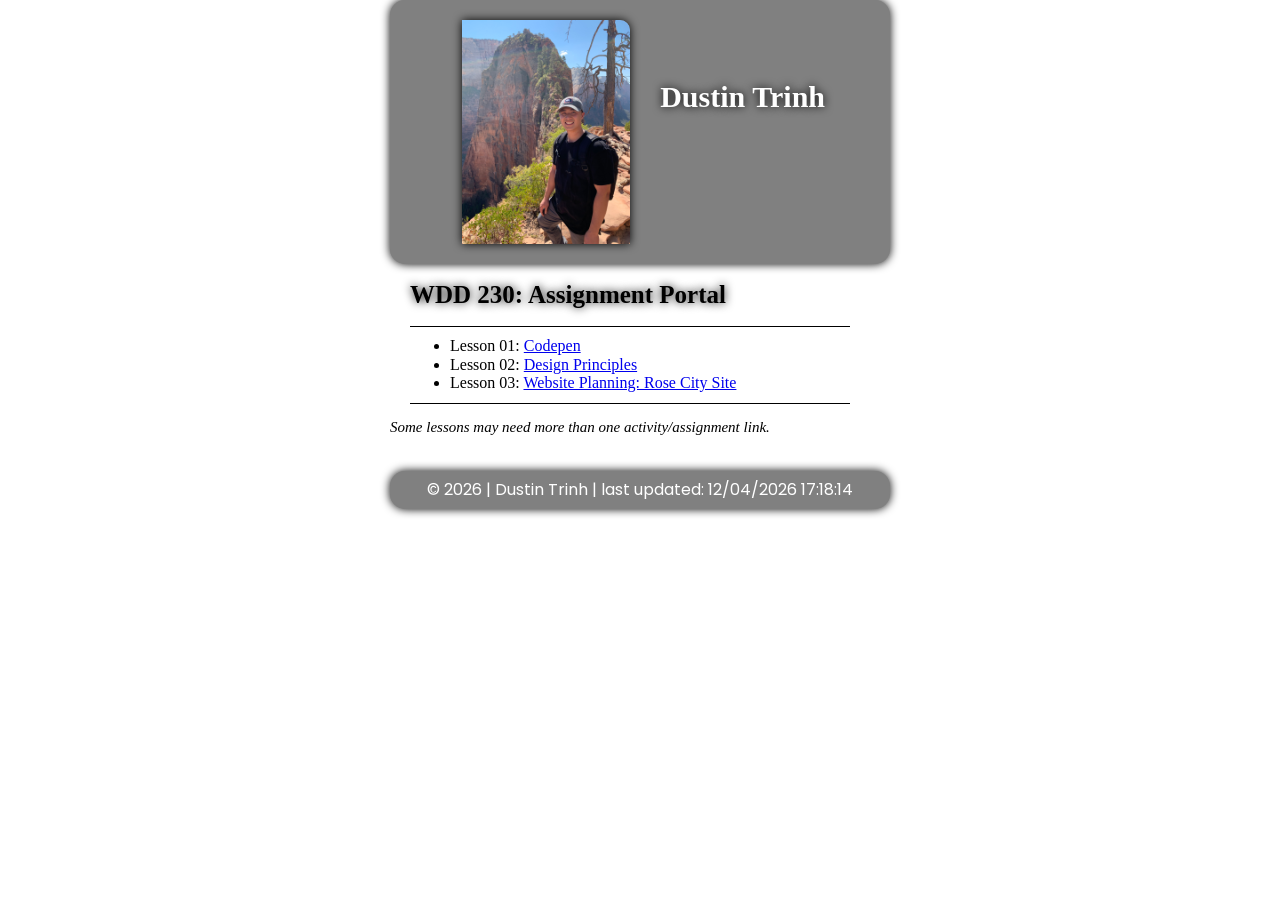
<file: test-site/index.html>
<!DOCTYPE html>
<html lang='en-US'
    <head>
        <meta charset='utf-8' />
        <meta name='viewport' content='width=device-width' />
        <title>Assignment Portal Page</title> 
        <link rel='stylesheet' href='styles/normalize.css'>
        <link rel='stylesheet' href='styles/style.css'>
        <link rel='stylesheet' href='styles/small.css'>
        <link rel='stylesheet' href='styles/medium.css'>
        <link rel="preconnect" href="https://fonts.googleapis.com"><link rel="preconnect" href="https://fonts.gstatic.com" crossorigin>
        <link href="https://fonts.googleapis.com/css2?family=Poppins:wght@300&family=Roboto+Mono:ital@1&display=swap" rel="stylesheet">
        <style> @import url('https://fonts.googleapis.com/css2?family=Poppins:wght@300&family=Roboto+Mono:ital@1&display=swap'); </style>
    </head>
    <body>
        <div class="page-wrap">
            <header>
            <div class="header-section">
                <div class="image-placeholder">
                    <img class="profile-image" src="images/angels-landing.jpeg" alt="First Angels Landing Hike">
                </div>
                <div class="full-name">
                    <h1>Dustin Trinh</h1>
                </div>
            </div>
            </header>
            <main>
            <div class="content">
                <h1>WDD 230: Assignment Portal</h1>
                <ul class="modules">
                    <li>Lesson 01: <a href="https://codepen.io/dtrinhh/pen/bGjBrmX">Codepen</a></li>
                    <li>Lesson 02: <a href="https://dtrinhh.github.io/wdd230/lesson2/design-principles.html">Design Principles</a></li>
                    <li>Lesson 03: <a href="https://dtrinhh.github.io/wdd230/lesson3/">Website Planning: Rose City Site</Title></a></li>
                    <!-- <li>Lesson 04: <a href="title.html">title</a></li>
                    <li>Lesson 05: <a href="title.html">Title</a></li>
                    <li>Lesson 06: <a href="title.html">Title</a></li>
                    <li>Lesson 07: <a href="title.html">Title</a></li>
                    <li>Lesson 08: <a href="title.html">Title</a></li>
                    <li>Lesson 09: <a href="title.html">Title</a></li>
                    <li>Lesson 10: <a href="title.html">Title</a></li>
                    <li>Lesson 11: <a href="title.html">Title</a></li> -->
                </ul>
                <p>Some lessons may need more than one activity/assignment link.</p>
            </div>
        </main>
        <footer>
            <div class="footer-section">
                <div class="copyright">
                    <span id="copyright"> 2023</span>
                    | Dustin Trinh | last updated: 
                    <span id="lastupdated"></span>
                </div>
            </div>
        </footer>
        <script src="scripts/apps.js"></script>
    </body>
</html>
</file>
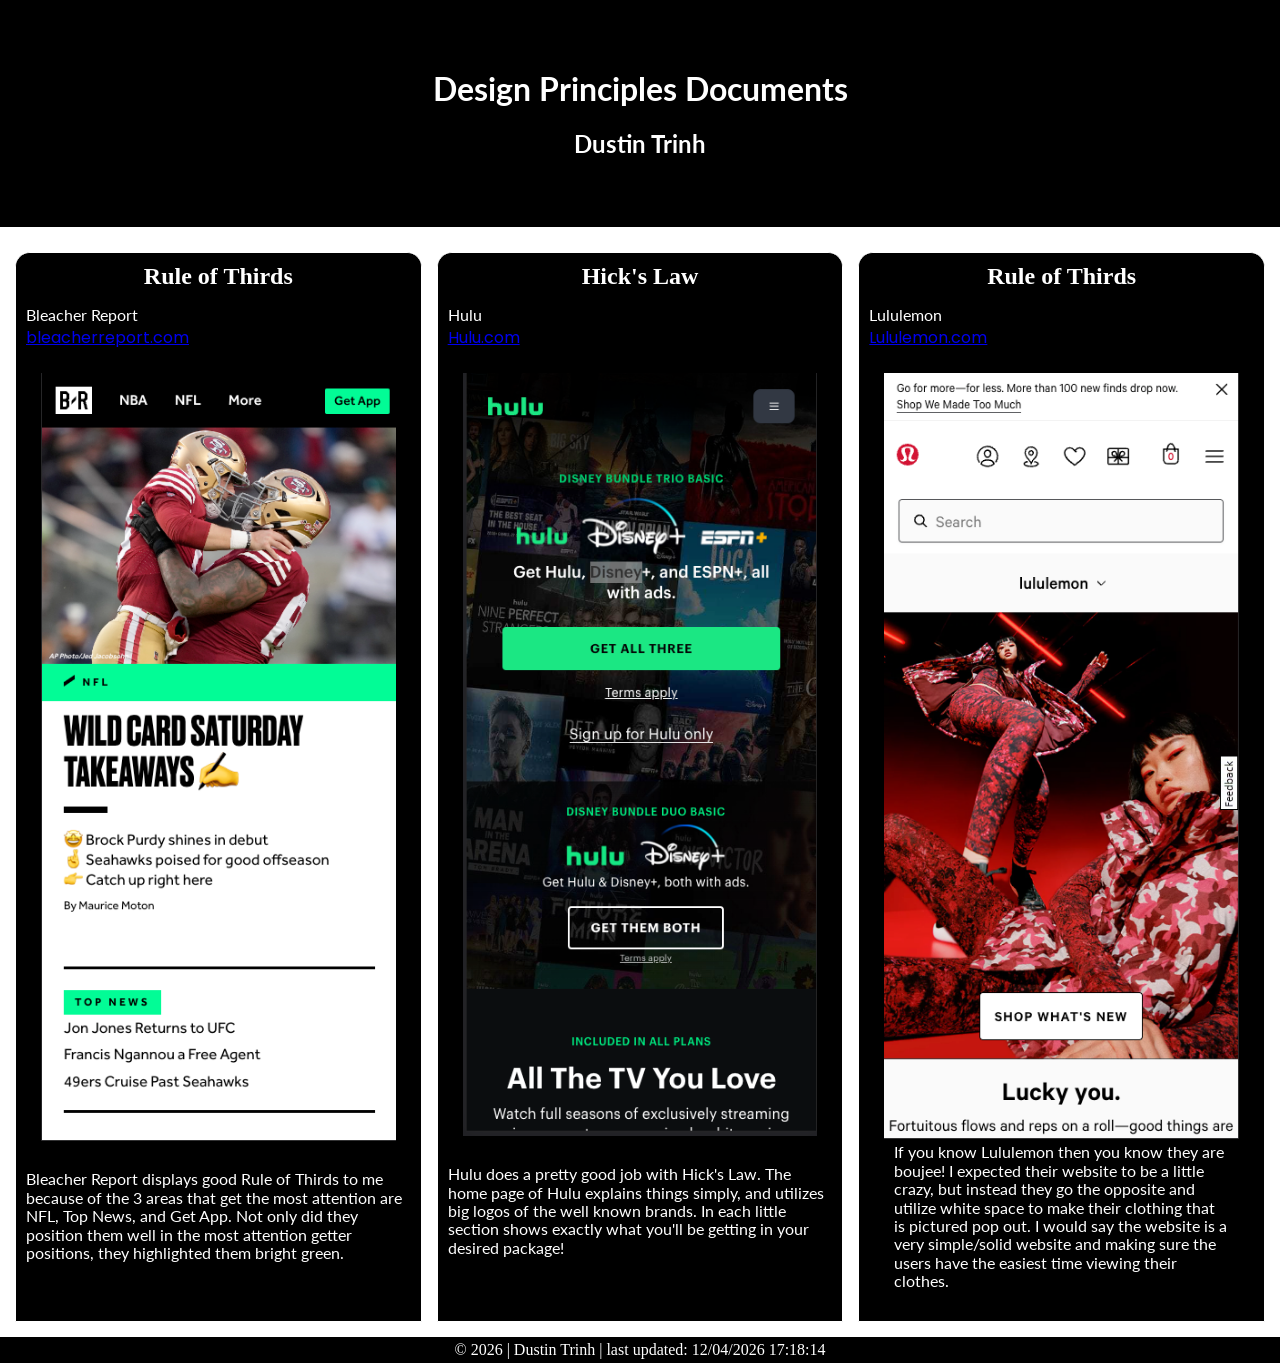
<file: lesson2/design-principles.html>
<!DOCTYPE html>
<html lang="en">
    <head>
        <meta charset="utf-8">
        <meta http-equiv="X-UA-Compatible" content="IE-edge">
        <meta name="viewport" content="width=device-width, initial-scale=1.0">
        <title>W02 Design Priciples Documents</title>
        <meta name="author" content="Dustin Trinh"
        <meta name="description" content="W02 Design principles Documents Presentation 
        about Rule of Thirds, Hick's Law, and White Space">
        <link href="styles/small-design.css" rel="stylesheet">
        <link href="styles/medium-design.css" rel="stylesheet">
        <link href="styles/large-design.css" rel="stylesheet">
        <link href="styles/normalize.css" rel="stylesheet">
        <link rel="preconnect" href="https://fonts.googleapis.com">
        <link rel="preconnect" href="https://fonts.gstatic.com" crossorigin>
        <link href="https://fonts.googleapis.com/css2?family=Lato:wght@300&family=Poppins:wght@300&display=swap" rel="stylesheet">
    </head>
    <body>
        <header>
            <h1>Design Principles Documents</h1>
            <h2>Dustin Trinh</h2>
        </header>
        <main>
            <div class="main-grid">
                <figure class="grid-1">
                    <h3>Rule of Thirds</h3>
                    <p>Bleacher Report</p>
                    <a href="https://bleacherreport.com/">bleacherreport.com</a>
                    <div class="images">
                        <img src="images/bleacher-report.png" alt="Bleacherreport Mobile Screenshot">
                    </div>
                    <p>
                        Bleacher Report displays good Rule of Thirds to me because of the 3 areas
                        that get the most attention are NFL, Top News, and Get App. Not only did they position
                        them well in the most attention getter positions, they highlighted them bright green.
                    </p>
                </figure>
                <figure class="grid-2">
                    <h3>Hick's Law</h3>
                    <p>Hulu</p>
                    <a href="https://www.hulu.com/welcome?orig_referrer=https%3A%2F%2Fwww.google.com%2F">Hulu.com</a>
                    <div class="images">
                        <img src="images/hulu.png" alt="Hulu Mobile screenshot">
                    </div>
                    <p>
                        Hulu does a pretty good job with Hick's Law. The home page of Hulu explains things simply, and 
                        utilizes big logos of the well known brands. In each little section shows exactly what you'll
                        be getting in your desired package! 
                    </p>
                </figure>
                <figure class="grid-3">
                    <h3>Rule of Thirds</h3>
                    <p>Lululemon</p>
                    <a href="https://shop.lululemon.com/">Lululemon.com</a>
                    <div class="images">
                        <img src="images/lululemon.png" alt="Lululemon Mobile screenshot"
                    </div>
                    <p>
                        If you know Lululemon then you know they are boujee! I expected their website to be a little
                        crazy, but instead they go the opposite and utilize white space to make their clothing that is pictured
                        pop out. I would say the website is a very simple/solid website and making sure the users
                        have the easiest time viewing their clothes.
                    </p>
                </figure>
            </div>
        </main>
        <footer>
            <div class="footer-wrap">
                <div class="copyright">
                    <span id="copyright"> 2023</span>
                    | Dustin Trinh | last updated: 
                    <span id="lastupdated"></span>
                </div>
            </div>
        </footer>
        <script src="scripts/scripts.js"></script>
    </body>
</html>
</file>
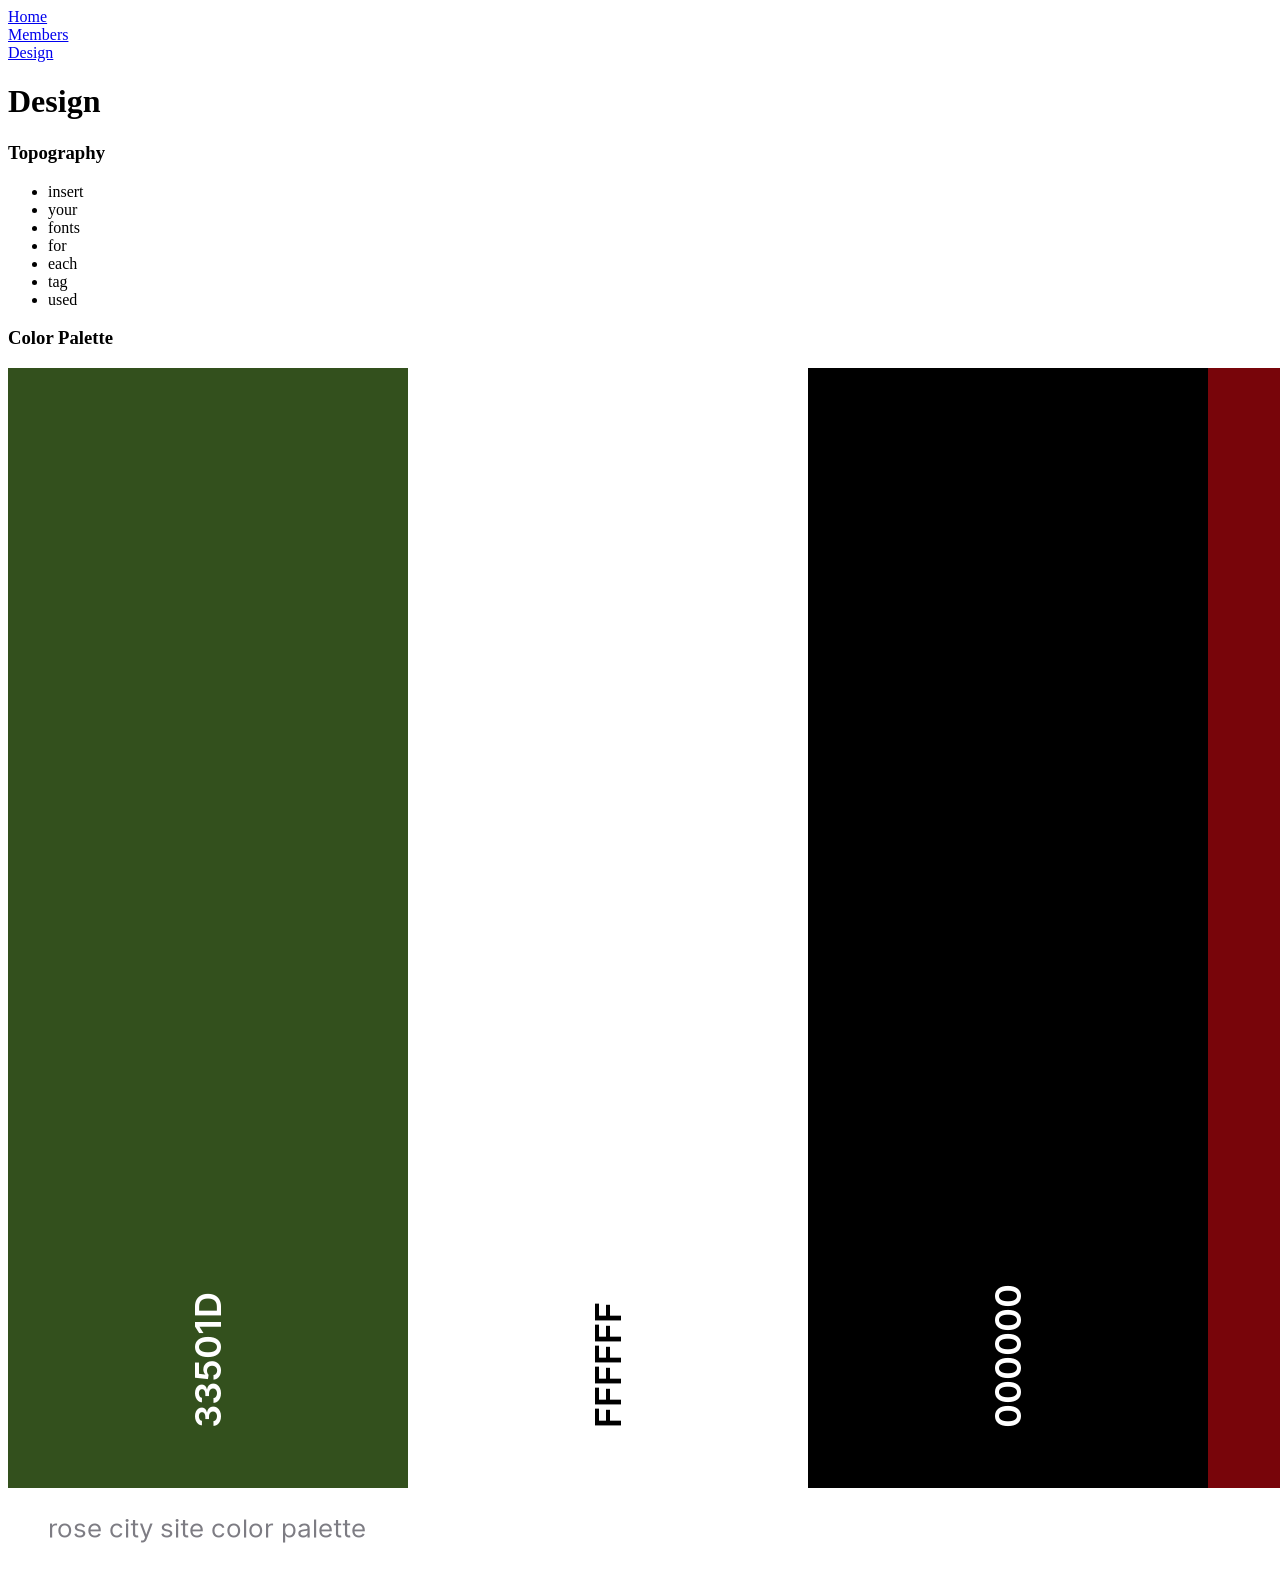
<file: lesson3/design.html>
<!DOCTYPE html>
<html lang="en">
<head>
    <meta charset="UTF-8">
    <meta http-equiv="X-UA-Compatible" content="IE=edge">
    <meta name="viewport" content="width=device-width, initial-scale=1.0">
    <title>Design</title>
    <meta name="author" content="Dustin Trinh">
    <meta name="description" content="design details for site">
    <meta name="page-name" content="design">
</head>

<body>
    <nav>
        <div><a href="index.html"> Home</a></div>
        <div><a href="target-audience.html">Members</a></div>
        <div><a href="design.html">Design</a></div>
    </nav>
    <h1>Design</h1>
    <h3> Topography</h3>
    <nav>
        <ul>
            <li>insert</li>
            <li>your</li>
            <li>fonts</li>
            <li>for</li>
            <li>each</li>
            <li>tag</li>
            <li>used</li>
        </ul>
    </nav>
    <h3> Color Palette </h3>
    <img src="images/rose city site color palette.png" alt="color-palette">
</body>
</html>
</file>
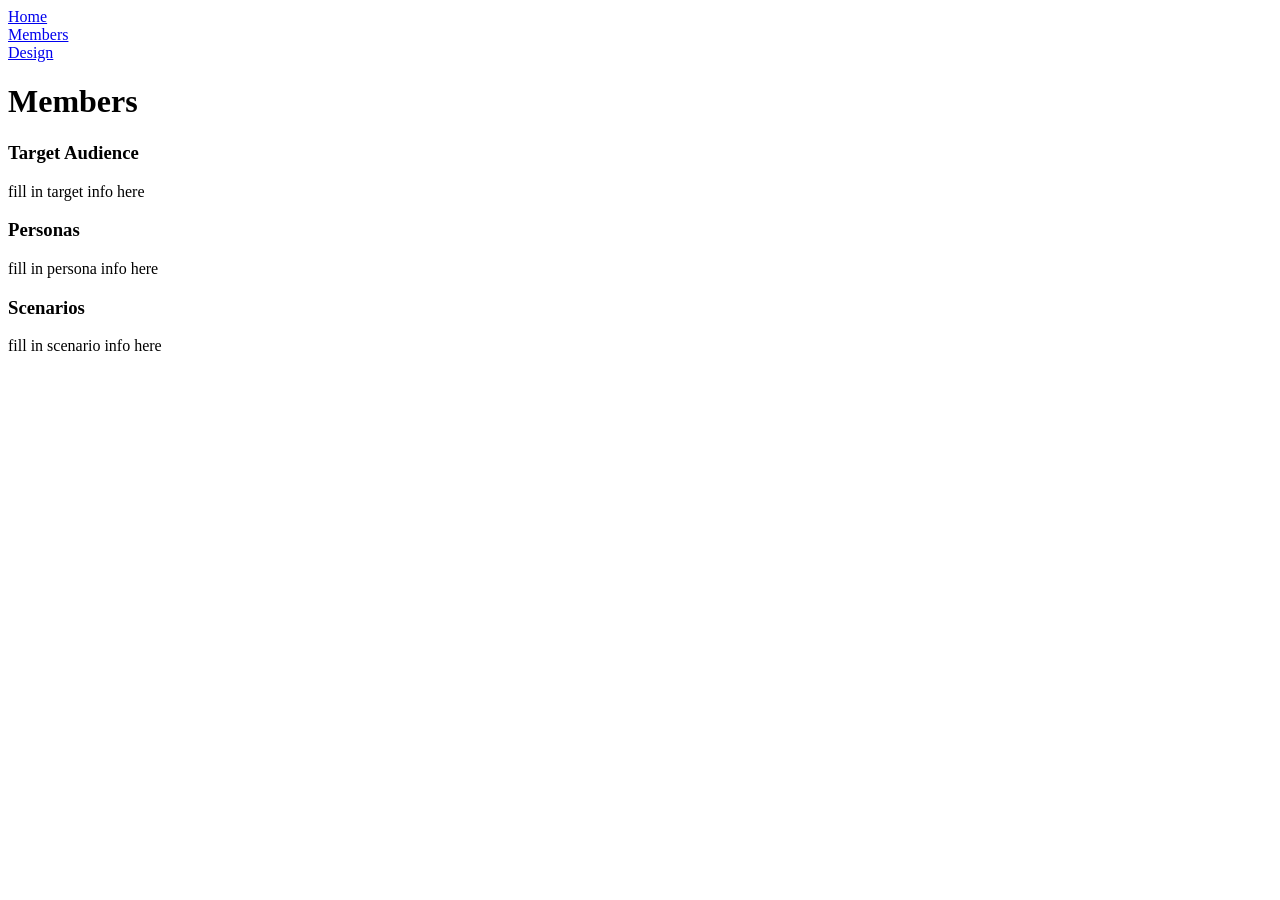
<file: lesson3/target-audience.html>
<!DOCTYPE html>
<html lang="en">
    <head>
        <meta charset="UTF-8">
        <meta http-equiv="X-UA-Compatible" content="IE=edge">
        <meta name="viewport" content="width=device-width, initial-scale=1.0">
        <title>Target Audience</title>
        <meta name="author" content="Dustin Trinh">
        <meta name="description" content="">
        <meta name="page-name" content="target-audience">
    </head>
        
    <body>
        <nav>
            <div><a href="index.html"> Home</a></div>
            <div><a href="target-audience.html">Members</a></div>
            <div><a href="design.html">Design</a></div>
        </nav>
        <main>
            <h1> Members </h1>
            <div class="target-audience">
                <h3> Target Audience </h3>
                <p>fill in target info here</p>
            </div>
            <div class="personas">
                <h3> Personas </h3>
                <p>fill in persona info here</p>
            </div>
            <div class="example-scenarios">
                <h3> Scenarios </h3>
                <p>fill in scenario info here</p>
            </div>
        </main>
    </body>
</html>
</file>
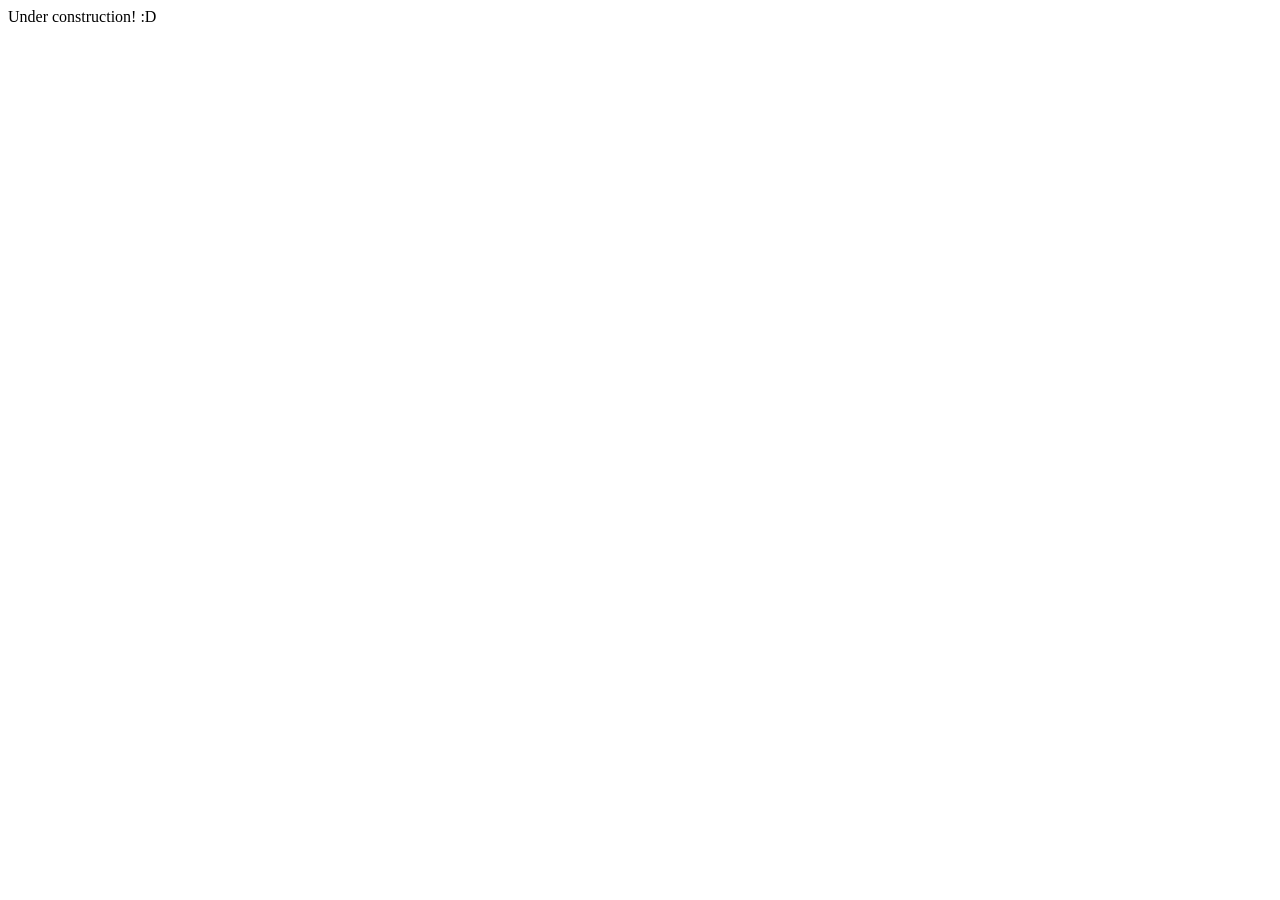
<file: test-site/title.html>
<!DOCTYPE html>
<html lang="en">
<head>
    <meta charset="UTF-8">
    <meta http-equiv="X-UA-Compatible" content="IE=edge">
    <meta name="viewport" content="width=device-width, initial-scale=1.0">
    <title>Document</title>
</head>
<body>
    Under construction! :D
</body>
</html>
</file>
<file: test-site/styles/style.css>
.page-wrap {
  max-width: 500px;
  margin: auto;
  background: white;
}

h1, li, p {
font-family: 'poppins' 'Roboto', sans-serif;
}

.header-section, .footer-section {
  border-radius: 15px;
  background-color: grey;
  padding: 10px;
  box-shadow: 0px 0px 10px #000000;
  padding: 20px 30px 20px;
}

.header-section {
  display: grid;
  grid-template-columns: auto auto;
}

.profile-image {
  width: 80%;
  box-shadow: 0px 0px 10px #000000;
}

.full-name h1 {
  font-size: 30px;
  color: white;
  text-shadow: 0px 0px 10px #000000;
  padding-left: 30px;
  margin-right: 35px;
  margin-top: 60px;
}

.content h1 {
  font-size: 25px;
  text-shadow: 0px 0px 10px #000000;
  margin-left: 20px;
}

.modules {
  max-width: 80%;
  margin-left: 20px;
  border-bottom: 1px solid black;
  padding-top: 10px;
  border-top: 1px solid black;
  padding-bottom:10px ;
  margin-bottom: 1px;
}

.content p {
  font-size: 15px;
  padding-left: 20x;
  font-style: italic;
  padding-bottom: 20px;
}

.footer-section {
  font-size: 16px;
  color: white;
  text-align: center;
  padding: 10px;
  font-family: "Poppins", "Roboto", monospace;
}
</file>
<file: test-site/styles/small.css>
@media only screen and (min-width: 32.5rem) {
    h1 {
        font-size: 1.5rem;
    }

    h2 {
        font-size: 1rem;
    }

    header, footer {
        border-radius: 5x;
    }

    header img {
    width: 200;
    height: auto;
    }
}
</file>
<file: test-site/styles/medium.css>
@media only screen and (min-width: 32.5em) {
    h1 {
        font-size: 2.5rem;
    }
    h2 {
        font-size: 1.5rem;
    }

    header, footer {
        border-radius: 10px;
    }

    header img {
    box-shadow: 0 0 30px;
    float: right;
    border-radius: 0 10px 0 0;
    }
}
</file>
<file: lesson2/styles/small-design.css>
@media screen and (max-width: 375px) {
    .main-grid {
        margin: auto;
        display: grid;
        grid-template-columns: repeat(1, 1fr);
        grid-gap: 15px;
        padding: 15px;
    }
    .grid-1 {
        grid-column-start: 1;
        grid-column-end: 3;
    }

    figure {
        margin: auto;
    }
}
</file>
<file: lesson2/styles/medium-design.css>
@media screen and (max-width: 768px) {
    .main-grid {
        margin: auto;
        display: grid;
        grid-template-columns: repeat(2, 1fr);
        grid-gap: 15px;
        padding: 15px;
    }
    .grid-3 {
        grid-column-start: 1;
        grid-column-end: 3;
    }
}
</file>
<file: lesson2/styles/large-design.css>
h1, h2 {
    text-align: center;
    font-family: 'Lato','Poppins', sans-serif;
    color: white;
}
header h2{
    text-align: center;
    font-family: 'Lato', 'Poppins', sans-serif;
    color:white;
}

header {
    background-color: black;
    padding: 50px;
    margin-bottom: 10px;
}

.main-grid {
    margin: auto;
    display: grid;
    grid-template-columns: repeat(3, 1fr);
    grid-gap: 15px;
    padding: 15px;
}

figure {
    background-color: black;
    border-radius: 15px 15px 0px 0px;
    border-style: solid;
    border-width: thin;
    border-color: white;
    margin: 0;
}

.main-grid h3 {
    font-family: 'Lato', 'Poppins' sans-serif;
    color: white;
    text-align: center;
    margin: 0;
    padding-top: 5px;
    padding-bottom: 5px;
    background-color: black;
    border-radius: 14px 14px 0px 0px;
    padding: 10px;
    margin-bottom: 5px;
    font-size: 24px;
    
}

.main-grid p {
    margin: 0;
    padding: 0px 10px 5px 10px;
    font-family: 'Lato', sans-serif;
    color: white;
}

.main-grid a {
    margin: right;
    padding-left: 10px;
    font-family: 'Poppins', sans-serif;
}

.images {
    padding: 25px;
    margin: 0;
}

.images img {
    width: 100%;
}

footer {
    text-align: center; 
    text-align: center;
    font-family: 'Lato', 'Poppins' sans-serif;
    background-color: black;
    padding: 4px;
    color: white;
}
</file>
